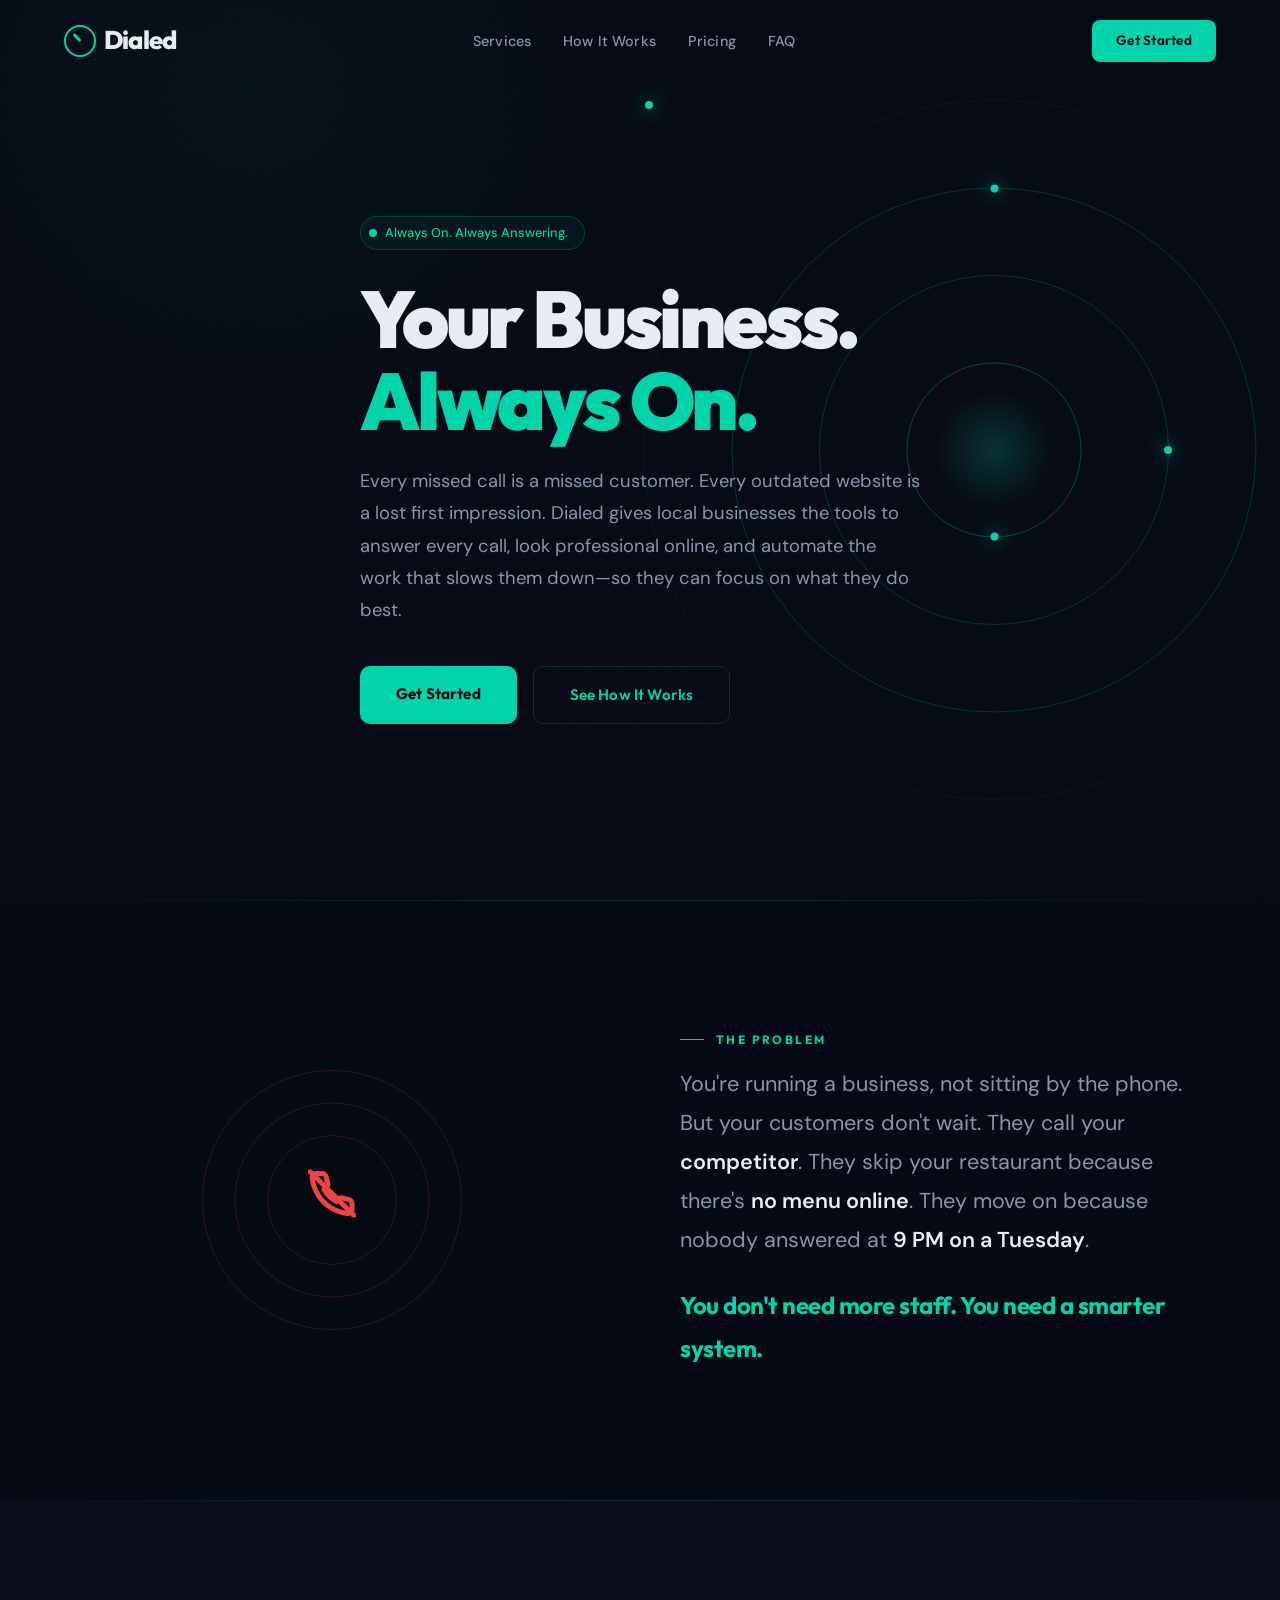
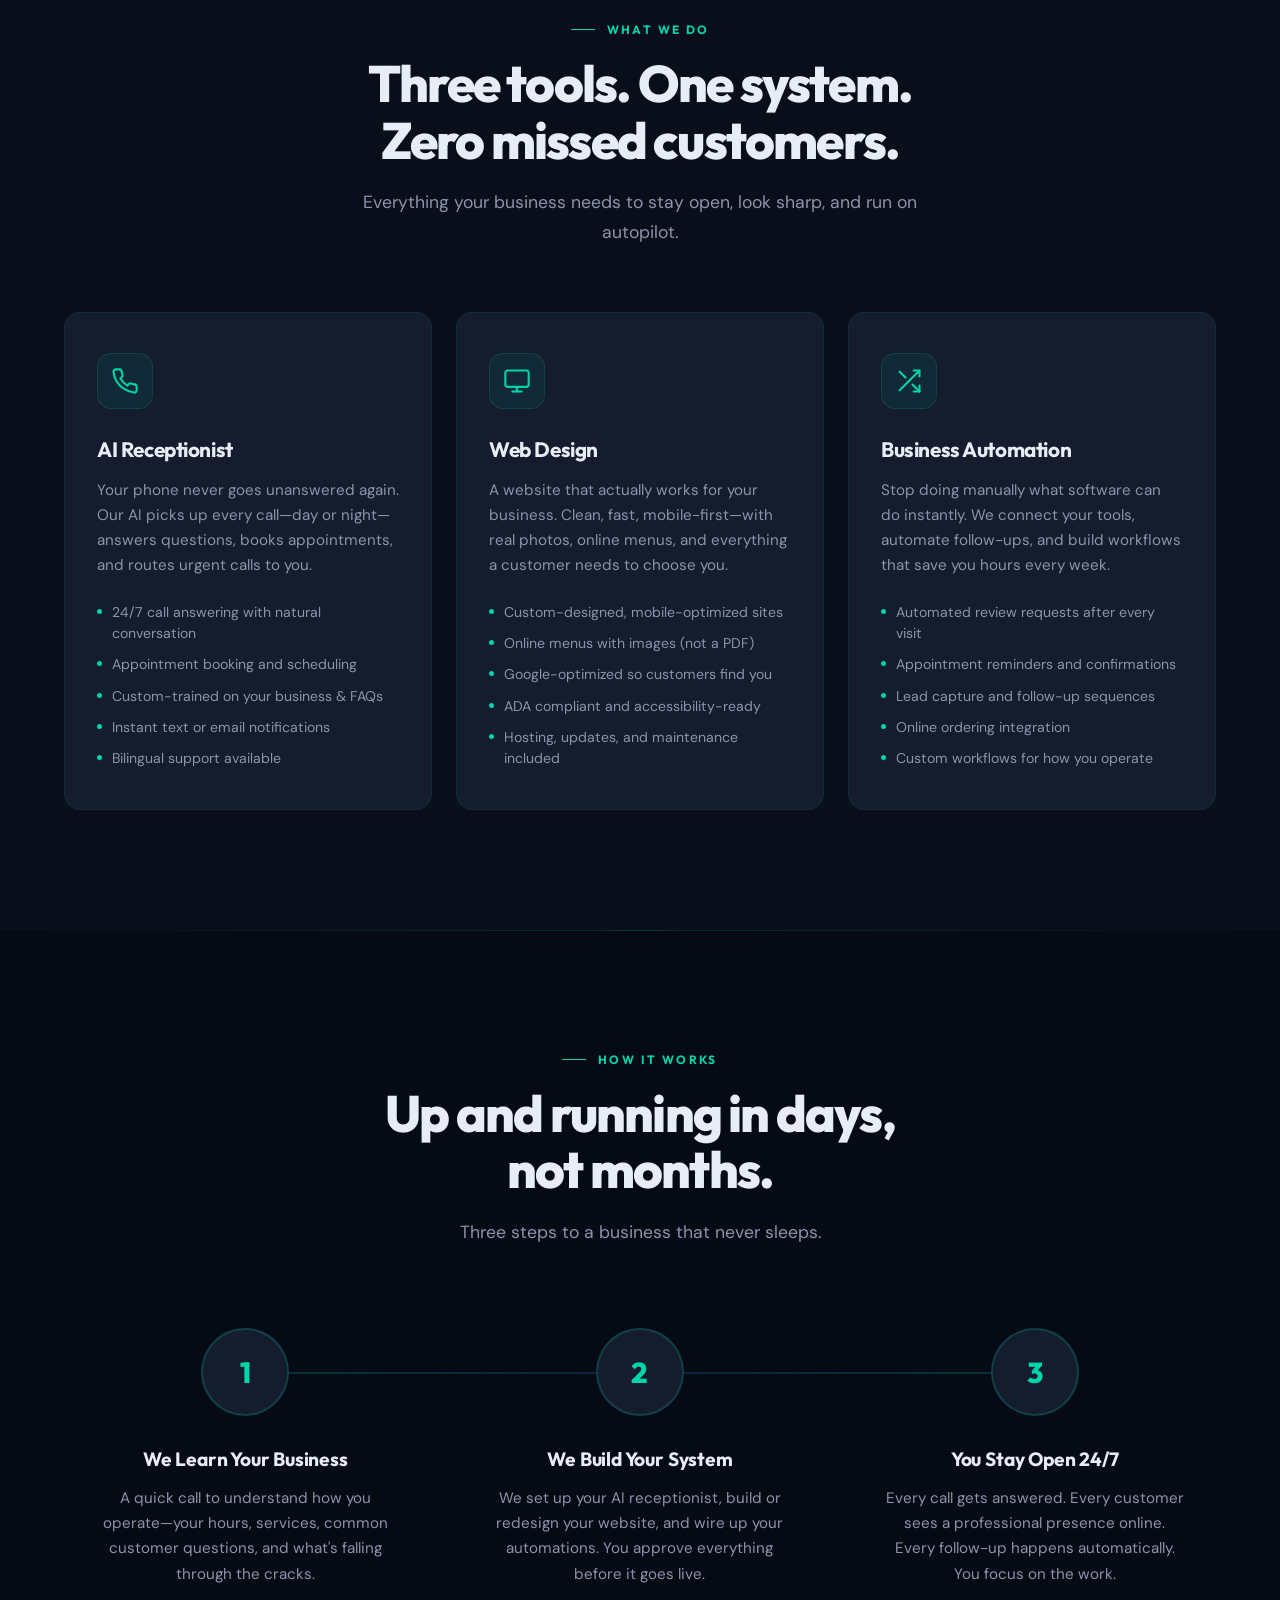
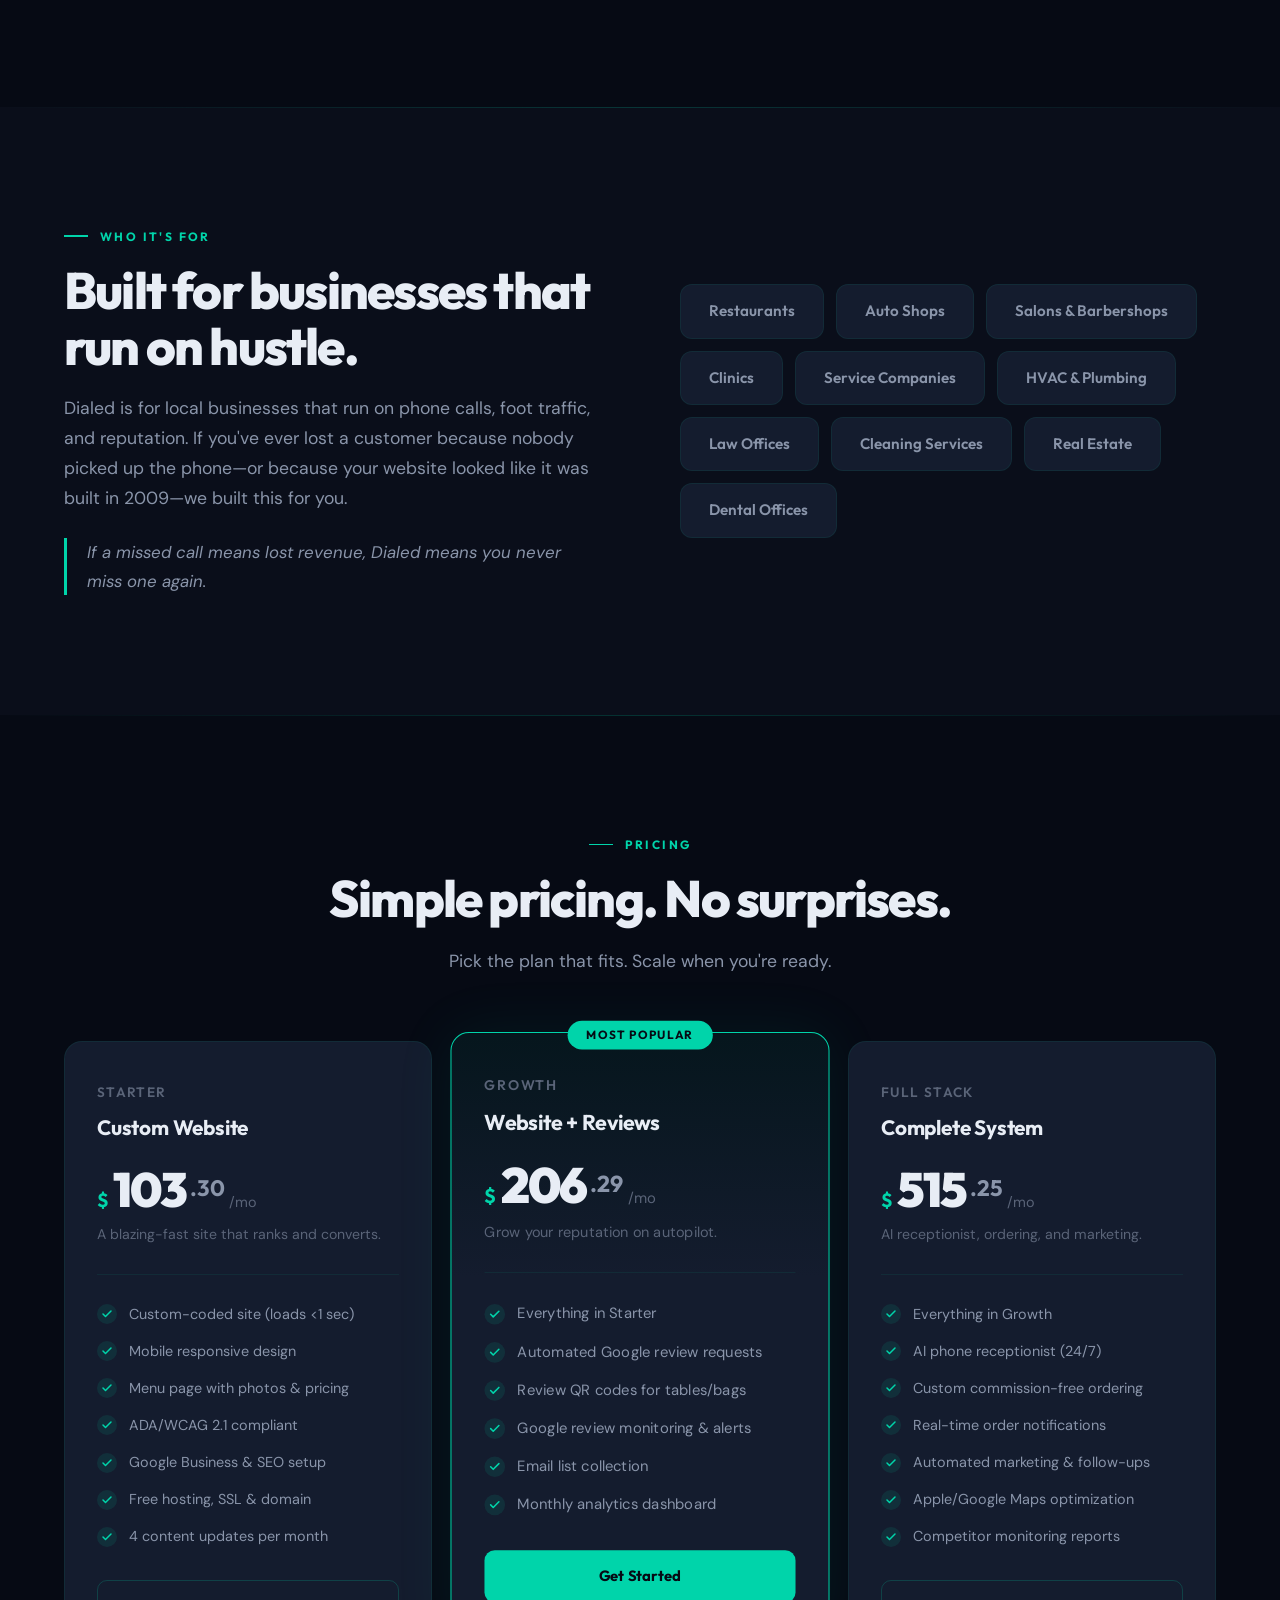
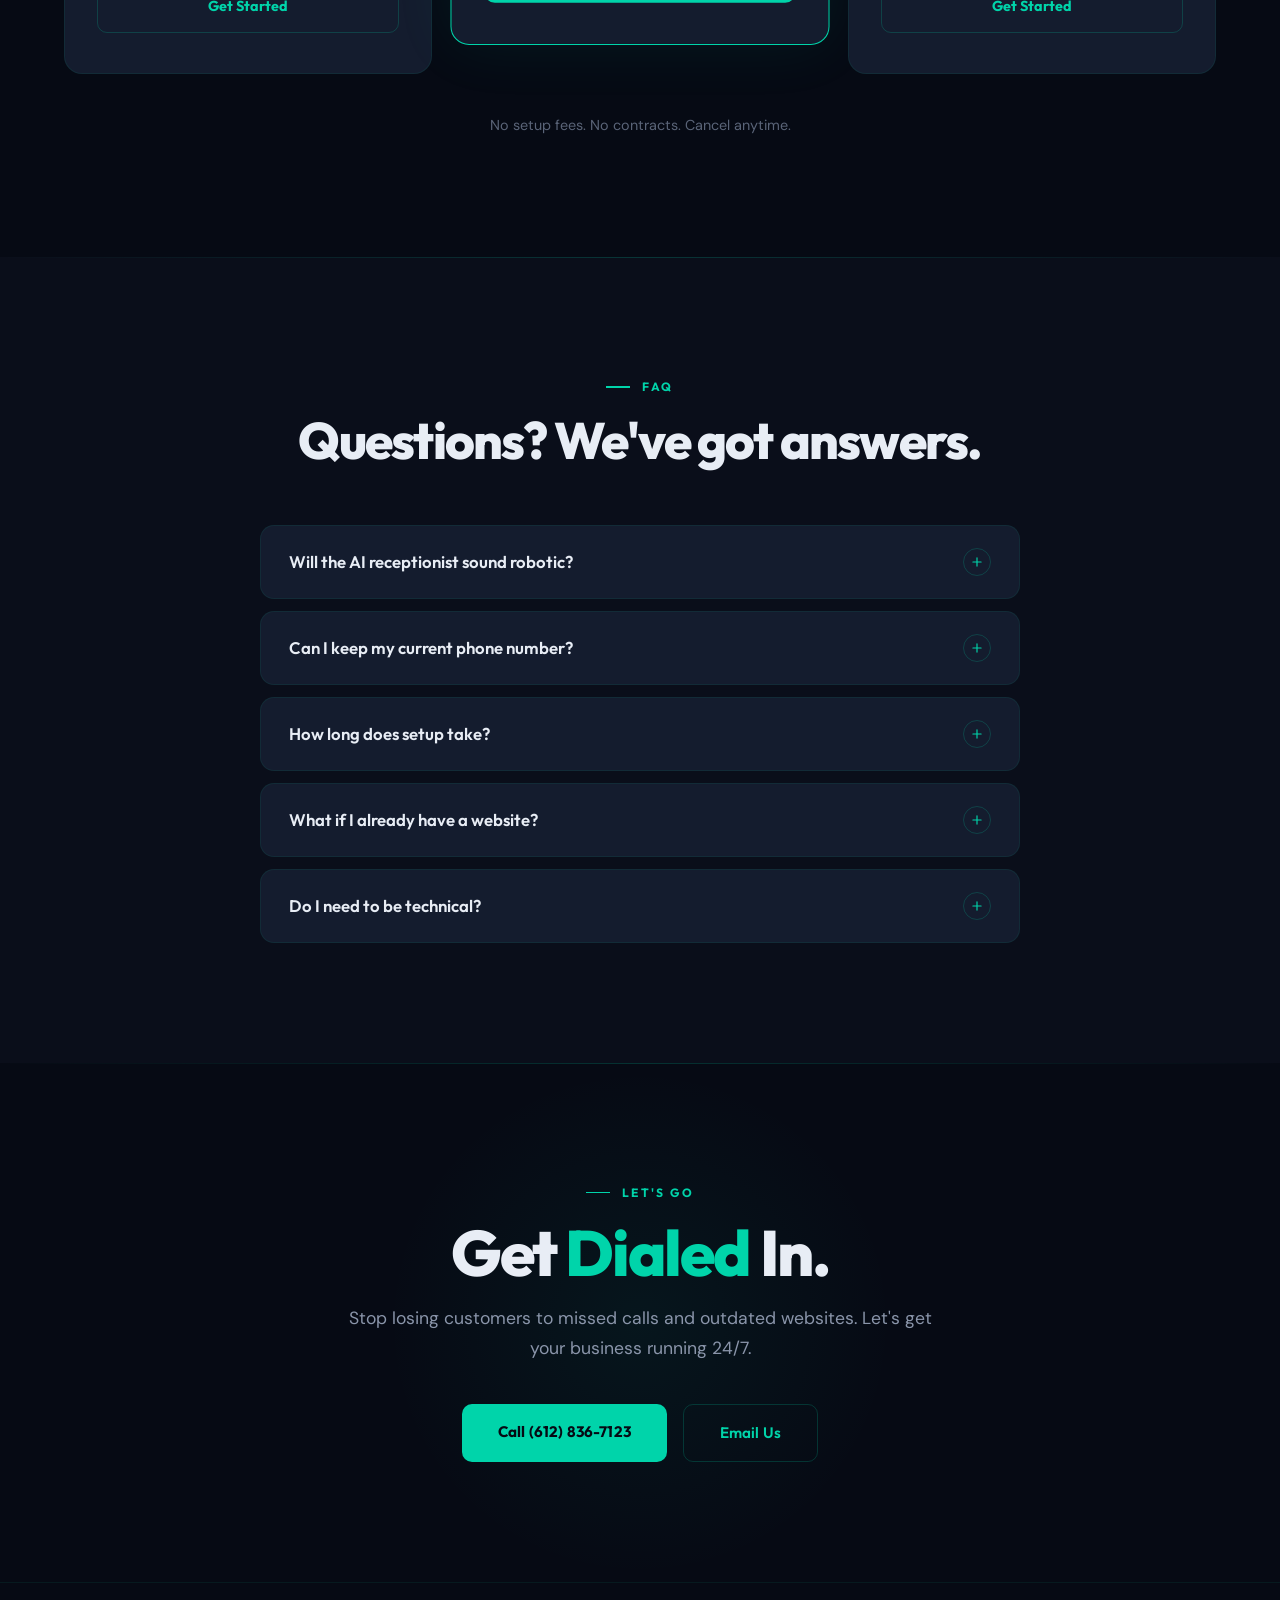
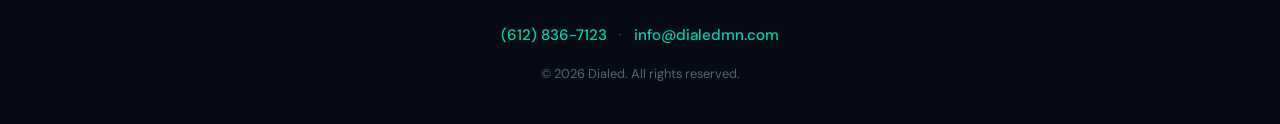
<file: index.html>
<!DOCTYPE html>
<html lang="en">
<head>
<meta charset="UTF-8">
<meta name="viewport" content="width=device-width, initial-scale=1.0">
<title>Dialed — Your Business. Always On.</title>
<meta name="description" content="Dialed gives local businesses AI receptionists, custom websites, and automation tools so they never miss a customer again.">
<link rel="preconnect" href="https://fonts.googleapis.com">
<link rel="preconnect" href="https://fonts.gstatic.com" crossorigin>
<link href="https://fonts.googleapis.com/css2?family=Outfit:wght@300;400;500;600;700;800;900&family=DM+Sans:ital,wght@0,300;0,400;0,500;0,600;0,700;1,400&display=swap" rel="stylesheet">
<link rel="stylesheet" href="styles.css">
</head>
<body>

<!-- ═══ NAVIGATION ═══ -->
<nav class="nav" id="nav">
  <div class="nav-inner">
    <a href="#" class="nav-logo">
      <span class="dial-icon"></span>
      Dialed
    </a>
    <ul class="nav-links">
      <li><a href="#services">Services</a></li>
      <li><a href="#how">How It Works</a></li>
      <li><a href="#pricing">Pricing</a></li>
      <li><a href="#faq">FAQ</a></li>
    </ul>
    <a href="#cta" class="nav-cta">Get Started</a>
    <button class="nav-hamburger" id="hamburger" aria-label="Toggle menu">
      <span></span><span></span><span></span>
    </button>
  </div>
</nav>

<!-- Mobile Nav -->
<div class="mobile-nav" id="mobileNav">
  <a href="#services" class="mobile-nav-link">Services</a>
  <a href="#how" class="mobile-nav-link">How It Works</a>
  <a href="#pricing" class="mobile-nav-link">Pricing</a>
  <a href="#faq" class="mobile-nav-link">FAQ</a>
  <a href="#cta" class="btn-primary" style="margin-top: 12px;">Get Started</a>
</div>

<!-- ═══ HERO ═══ -->
<section class="hero" id="hero">
  <div class="hero-dial" aria-hidden="true">
    <div class="ring"><div class="ring-dot"></div></div>
    <div class="ring"><div class="ring-dot"></div></div>
    <div class="ring"><div class="ring-dot"></div></div>
    <div class="ring"><div class="ring-dot"></div></div>
    <div class="center-glow"></div>
  </div>
  <div class="container">
    <div class="hero-content">
      <div class="hero-badge">
        <span class="pulse"></span>
        Always On. Always Answering.
      </div>
      <h1>
        <span class="line">Your Business.</span>
        <span class="line"><span class="accent">Always On.</span></span>
      </h1>
      <p class="hero-text">
        Every missed call is a missed customer. Every outdated website is a lost first impression. Dialed gives local businesses the tools to answer every call, look professional online, and automate the work that slows them down&mdash;so they can focus on what they do best.
      </p>
      <div class="hero-ctas">
        <a href="#cta" class="btn-primary">Get Started</a>
        <a href="#how" class="btn-secondary">See How It Works</a>
      </div>
    </div>
  </div>
</section>

<!-- ═══ THE PROBLEM ═══ -->
<section class="problem" id="problem">
  <div class="container">
    <div class="problem-inner">
      <div class="problem-visual reveal">
        <div class="missed-call-graphic">
          <div class="phone-ring"></div>
          <div class="phone-ring"></div>
          <div class="phone-ring"></div>
          <div class="center-x">
            <svg width="48" height="48" viewBox="0 0 24 24" fill="none" stroke="#ef4444" stroke-width="2.5" stroke-linecap="round">
              <path d="M22 16.92v3a2 2 0 01-2.18 2 19.79 19.79 0 01-8.63-3.07 19.5 19.5 0 01-6-6 19.79 19.79 0 01-3.07-8.67A2 2 0 014.11 2h3a2 2 0 012 1.72c.127.96.361 1.903.7 2.81a2 2 0 01-.45 2.11L8.09 9.91a16 16 0 006 6l1.27-1.27a2 2 0 012.11-.45c.907.339 1.85.573 2.81.7A2 2 0 0122 16.92z"/>
              <line x1="1" y1="1" x2="23" y2="23" stroke="#ef4444" stroke-width="2.5"/>
            </svg>
          </div>
        </div>
      </div>
      <div class="reveal reveal-delay-1">
        <span class="section-label">The Problem</span>
        <p class="problem-text">
          You're running a business, not sitting by the phone. But your customers don't wait. They call your <strong>competitor</strong>. They skip your restaurant because there's <strong>no menu online</strong>. They move on because nobody answered at <strong>9 PM on a Tuesday</strong>.
          <span class="problem-punchline">You don't need more staff. You need a smarter system.</span>
        </p>
      </div>
    </div>
  </div>
</section>

<!-- ═══ WHAT WE DO ═══ -->
<section class="services" id="services">
  <div class="container">
    <div class="services-header reveal">
      <span class="section-label" style="justify-content:center;">What We Do</span>
      <h2 class="section-title">Three tools. One system.<br>Zero missed customers.</h2>
      <p class="section-subtitle">Everything your business needs to stay open, look sharp, and run on autopilot.</p>
    </div>
    <div class="services-grid">
      <!-- AI Receptionist -->
      <div class="service-card reveal reveal-delay-1">
        <div class="service-icon">
          <svg width="28" height="28" viewBox="0 0 24 24" fill="none" stroke="var(--accent)" stroke-width="1.8" stroke-linecap="round" stroke-linejoin="round">
            <path d="M22 16.92v3a2 2 0 01-2.18 2 19.79 19.79 0 01-8.63-3.07 19.5 19.5 0 01-6-6 19.79 19.79 0 01-3.07-8.67A2 2 0 014.11 2h3a2 2 0 012 1.72c.127.96.361 1.903.7 2.81a2 2 0 01-.45 2.11L8.09 9.91a16 16 0 006 6l1.27-1.27a2 2 0 012.11-.45c.907.339 1.85.573 2.81.7A2 2 0 0122 16.92z"/>
          </svg>
        </div>
        <h3>AI Receptionist</h3>
        <p>Your phone never goes unanswered again. Our AI picks up every call&mdash;day or night&mdash;answers questions, books appointments, and routes urgent calls to you.</p>
        <ul class="service-features">
          <li>24/7 call answering with natural conversation</li>
          <li>Appointment booking and scheduling</li>
          <li>Custom-trained on your business &amp; FAQs</li>
          <li>Instant text or email notifications</li>
          <li>Bilingual support available</li>
        </ul>
      </div>
      <!-- Web Design -->
      <div class="service-card reveal reveal-delay-2">
        <div class="service-icon">
          <svg width="28" height="28" viewBox="0 0 24 24" fill="none" stroke="var(--accent)" stroke-width="1.8" stroke-linecap="round" stroke-linejoin="round">
            <rect x="2" y="3" width="20" height="14" rx="2" ry="2"/><line x1="8" y1="21" x2="16" y2="21"/><line x1="12" y1="17" x2="12" y2="21"/>
          </svg>
        </div>
        <h3>Web Design</h3>
        <p>A website that actually works for your business. Clean, fast, mobile-first&mdash;with real photos, online menus, and everything a customer needs to choose you.</p>
        <ul class="service-features">
          <li>Custom-designed, mobile-optimized sites</li>
          <li>Online menus with images (not a PDF)</li>
          <li>Google-optimized so customers find you</li>
          <li>ADA compliant and accessibility-ready</li>
          <li>Hosting, updates, and maintenance included</li>
        </ul>
      </div>
      <!-- Business Automation -->
      <div class="service-card reveal reveal-delay-3">
        <div class="service-icon">
          <svg width="28" height="28" viewBox="0 0 24 24" fill="none" stroke="var(--accent)" stroke-width="1.8" stroke-linecap="round" stroke-linejoin="round">
            <polyline points="16 3 21 3 21 8"/><line x1="4" y1="20" x2="21" y2="3"/><polyline points="21 16 21 21 16 21"/><line x1="15" y1="15" x2="21" y2="21"/><line x1="4" y1="4" x2="9" y2="9"/>
          </svg>
        </div>
        <h3>Business Automation</h3>
        <p>Stop doing manually what software can do instantly. We connect your tools, automate follow-ups, and build workflows that save you hours every week.</p>
        <ul class="service-features">
          <li>Automated review requests after every visit</li>
          <li>Appointment reminders and confirmations</li>
          <li>Lead capture and follow-up sequences</li>
          <li>Online ordering integration</li>
          <li>Custom workflows for how you operate</li>
        </ul>
      </div>
    </div>
  </div>
</section>

<!-- ═══ HOW IT WORKS ═══ -->
<section class="how-it-works" id="how">
  <div class="container">
    <div class="how-header reveal">
      <span class="section-label" style="justify-content:center;">How It Works</span>
      <h2 class="section-title">Up and running in days,<br>not months.</h2>
      <p class="section-subtitle">Three steps to a business that never sleeps.</p>
    </div>
    <div class="steps">
      <div class="step reveal reveal-delay-1">
        <div class="step-number">1</div>
        <h3>We Learn Your Business</h3>
        <p>A quick call to understand how you operate&mdash;your hours, services, common customer questions, and what's falling through the cracks.</p>
      </div>
      <div class="step reveal reveal-delay-2">
        <div class="step-number">2</div>
        <h3>We Build Your System</h3>
        <p>We set up your AI receptionist, build or redesign your website, and wire up your automations. You approve everything before it goes live.</p>
      </div>
      <div class="step reveal reveal-delay-3">
        <div class="step-number">3</div>
        <h3>You Stay Open 24/7</h3>
        <p>Every call gets answered. Every customer sees a professional presence online. Every follow-up happens automatically. You focus on the work.</p>
      </div>
    </div>
  </div>
</section>

<!-- ═══ WHO IT'S FOR ═══ -->
<section class="who" id="who">
  <div class="container">
    <div class="who-inner">
      <div class="reveal">
        <span class="section-label">Who It's For</span>
        <h2 class="section-title">Built for businesses that run on hustle.</h2>
        <p class="section-subtitle">
          Dialed is for local businesses that run on phone calls, foot traffic, and reputation. If you've ever lost a customer because nobody picked up the phone&mdash;or because your website looked like it was built in 2009&mdash;we built this for you.
        </p>
        <p class="who-closing">
          If a missed call means lost revenue, Dialed means you never miss one again.
        </p>
      </div>
      <div class="who-tags reveal reveal-delay-2">
        <span class="who-tag">Restaurants</span>
        <span class="who-tag">Auto Shops</span>
        <span class="who-tag">Salons &amp; Barbershops</span>
        <span class="who-tag">Clinics</span>
        <span class="who-tag">Service Companies</span>
        <span class="who-tag">HVAC &amp; Plumbing</span>
        <span class="who-tag">Law Offices</span>
        <span class="who-tag">Cleaning Services</span>
        <span class="who-tag">Real Estate</span>
        <span class="who-tag">Dental Offices</span>
      </div>
    </div>
  </div>
</section>

<!-- ═══ PRICING ═══ -->
<section class="pricing" id="pricing">
  <div class="container">
    <div class="pricing-header reveal">
      <span class="section-label" style="justify-content:center;">Pricing</span>
      <h2 class="section-title">Simple pricing. No surprises.</h2>
      <p class="section-subtitle">Pick the plan that fits. Scale when you're ready.</p>
    </div>
    <div class="pricing-grid">
      <!-- Starter -->
      <div class="pricing-card reveal reveal-delay-1">
        <div class="pricing-tier">Starter</div>
        <div class="pricing-name">Custom Website</div>
        <div class="pricing-price">
          <span class="dollar">$</span>
          <span class="amount">103</span><span class="cents">.30</span>
          <span class="period">/mo</span>
        </div>
        <p class="pricing-desc">A blazing-fast site that ranks and converts.</p>
        <ul class="pricing-features">
          <li><span class="check"><svg viewBox="0 0 24 24" fill="none" stroke="var(--accent)" stroke-width="3" stroke-linecap="round" stroke-linejoin="round"><polyline points="20 6 9 17 4 12"/></svg></span>Custom-coded site (loads &lt;1 sec)</li>
          <li><span class="check"><svg viewBox="0 0 24 24" fill="none" stroke="var(--accent)" stroke-width="3" stroke-linecap="round" stroke-linejoin="round"><polyline points="20 6 9 17 4 12"/></svg></span>Mobile responsive design</li>
          <li><span class="check"><svg viewBox="0 0 24 24" fill="none" stroke="var(--accent)" stroke-width="3" stroke-linecap="round" stroke-linejoin="round"><polyline points="20 6 9 17 4 12"/></svg></span>Menu page with photos &amp; pricing</li>
          <li><span class="check"><svg viewBox="0 0 24 24" fill="none" stroke="var(--accent)" stroke-width="3" stroke-linecap="round" stroke-linejoin="round"><polyline points="20 6 9 17 4 12"/></svg></span>ADA/WCAG 2.1 compliant</li>
          <li><span class="check"><svg viewBox="0 0 24 24" fill="none" stroke="var(--accent)" stroke-width="3" stroke-linecap="round" stroke-linejoin="round"><polyline points="20 6 9 17 4 12"/></svg></span>Google Business &amp; SEO setup</li>
          <li><span class="check"><svg viewBox="0 0 24 24" fill="none" stroke="var(--accent)" stroke-width="3" stroke-linecap="round" stroke-linejoin="round"><polyline points="20 6 9 17 4 12"/></svg></span>Free hosting, SSL &amp; domain</li>
          <li><span class="check"><svg viewBox="0 0 24 24" fill="none" stroke="var(--accent)" stroke-width="3" stroke-linecap="round" stroke-linejoin="round"><polyline points="20 6 9 17 4 12"/></svg></span>4 content updates per month</li>
        </ul>
        <a href="https://buy.stripe.com/fZufZhepr2Pgfm08ps8g000" class="pricing-cta" target="_blank" rel="noopener">Get Started</a>
      </div>
      <!-- Growth (Featured) -->
      <div class="pricing-card featured reveal reveal-delay-2">
        <div class="pricing-badge">Most Popular</div>
        <div class="pricing-tier">Growth</div>
        <div class="pricing-name">Website + Reviews</div>
        <div class="pricing-price">
          <span class="dollar">$</span>
          <span class="amount">206</span><span class="cents">.29</span>
          <span class="period">/mo</span>
        </div>
        <p class="pricing-desc">Grow your reputation on autopilot.</p>
        <ul class="pricing-features">
          <li><span class="check"><svg viewBox="0 0 24 24" fill="none" stroke="var(--accent)" stroke-width="3" stroke-linecap="round" stroke-linejoin="round"><polyline points="20 6 9 17 4 12"/></svg></span>Everything in Starter</li>
          <li><span class="check"><svg viewBox="0 0 24 24" fill="none" stroke="var(--accent)" stroke-width="3" stroke-linecap="round" stroke-linejoin="round"><polyline points="20 6 9 17 4 12"/></svg></span>Automated Google review requests</li>
          <li><span class="check"><svg viewBox="0 0 24 24" fill="none" stroke="var(--accent)" stroke-width="3" stroke-linecap="round" stroke-linejoin="round"><polyline points="20 6 9 17 4 12"/></svg></span>Review QR codes for tables/bags</li>
          <li><span class="check"><svg viewBox="0 0 24 24" fill="none" stroke="var(--accent)" stroke-width="3" stroke-linecap="round" stroke-linejoin="round"><polyline points="20 6 9 17 4 12"/></svg></span>Google review monitoring &amp; alerts</li>
          <li><span class="check"><svg viewBox="0 0 24 24" fill="none" stroke="var(--accent)" stroke-width="3" stroke-linecap="round" stroke-linejoin="round"><polyline points="20 6 9 17 4 12"/></svg></span>Email list collection</li>
          <li><span class="check"><svg viewBox="0 0 24 24" fill="none" stroke="var(--accent)" stroke-width="3" stroke-linecap="round" stroke-linejoin="round"><polyline points="20 6 9 17 4 12"/></svg></span>Monthly analytics dashboard</li>
        </ul>
        <a href="https://buy.stripe.com/5kQ5kDbdf4Xo8XCbBE8g001" class="pricing-cta" target="_blank" rel="noopener">Get Started</a>
      </div>
      <!-- Full Stack -->
      <div class="pricing-card reveal reveal-delay-3">
        <div class="pricing-tier">Full Stack</div>
        <div class="pricing-name">Complete System</div>
        <div class="pricing-price">
          <span class="dollar">$</span>
          <span class="amount">515</span><span class="cents">.25</span>
          <span class="period">/mo</span>
        </div>
        <p class="pricing-desc">AI receptionist, ordering, and marketing.</p>
        <ul class="pricing-features">
          <li><span class="check"><svg viewBox="0 0 24 24" fill="none" stroke="var(--accent)" stroke-width="3" stroke-linecap="round" stroke-linejoin="round"><polyline points="20 6 9 17 4 12"/></svg></span>Everything in Growth</li>
          <li><span class="check"><svg viewBox="0 0 24 24" fill="none" stroke="var(--accent)" stroke-width="3" stroke-linecap="round" stroke-linejoin="round"><polyline points="20 6 9 17 4 12"/></svg></span>AI phone receptionist (24/7)</li>
          <li><span class="check"><svg viewBox="0 0 24 24" fill="none" stroke="var(--accent)" stroke-width="3" stroke-linecap="round" stroke-linejoin="round"><polyline points="20 6 9 17 4 12"/></svg></span>Custom commission-free ordering</li>
          <li><span class="check"><svg viewBox="0 0 24 24" fill="none" stroke="var(--accent)" stroke-width="3" stroke-linecap="round" stroke-linejoin="round"><polyline points="20 6 9 17 4 12"/></svg></span>Real-time order notifications</li>
          <li><span class="check"><svg viewBox="0 0 24 24" fill="none" stroke="var(--accent)" stroke-width="3" stroke-linecap="round" stroke-linejoin="round"><polyline points="20 6 9 17 4 12"/></svg></span>Automated marketing &amp; follow-ups</li>
          <li><span class="check"><svg viewBox="0 0 24 24" fill="none" stroke="var(--accent)" stroke-width="3" stroke-linecap="round" stroke-linejoin="round"><polyline points="20 6 9 17 4 12"/></svg></span>Apple/Google Maps optimization</li>
          <li><span class="check"><svg viewBox="0 0 24 24" fill="none" stroke="var(--accent)" stroke-width="3" stroke-linecap="round" stroke-linejoin="round"><polyline points="20 6 9 17 4 12"/></svg></span>Competitor monitoring reports</li>
        </ul>
        <a href="https://buy.stripe.com/7sY6oH6WZ0H8gq4fRU8g002" class="pricing-cta" target="_blank" rel="noopener">Get Started</a>
      </div>
    </div>
    <p class="pricing-note reveal">No setup fees. No contracts. Cancel anytime.</p>
  </div>
</section>

<!-- ═══ FAQ ═══ -->
<section class="faq" id="faq">
  <div class="container">
    <div class="faq-header reveal">
      <span class="section-label" style="justify-content:center;">FAQ</span>
      <h2 class="section-title">Questions? We've got answers.</h2>
    </div>
    <div class="faq-list">
      <div class="faq-item reveal reveal-delay-1">
        <button class="faq-question">
          Will the AI receptionist sound robotic?
          <span class="faq-icon"><svg viewBox="0 0 24 24" fill="none" stroke="var(--accent)" stroke-width="2" stroke-linecap="round"><line x1="12" y1="5" x2="12" y2="19"/><line x1="5" y1="12" x2="19" y2="12"/></svg></span>
        </button>
        <div class="faq-answer"><div class="faq-answer-inner">No. It handles natural conversation, understands context, and responds like a real person. Most callers won't know the difference.</div></div>
      </div>
      <div class="faq-item reveal reveal-delay-2">
        <button class="faq-question">
          Can I keep my current phone number?
          <span class="faq-icon"><svg viewBox="0 0 24 24" fill="none" stroke="var(--accent)" stroke-width="2" stroke-linecap="round"><line x1="12" y1="5" x2="12" y2="19"/><line x1="5" y1="12" x2="19" y2="12"/></svg></span>
        </button>
        <div class="faq-answer"><div class="faq-answer-inner">Yes. We forward your existing number to the AI receptionist. No need to change anything your customers already know.</div></div>
      </div>
      <div class="faq-item reveal reveal-delay-3">
        <button class="faq-question">
          How long does setup take?
          <span class="faq-icon"><svg viewBox="0 0 24 24" fill="none" stroke="var(--accent)" stroke-width="2" stroke-linecap="round"><line x1="12" y1="5" x2="12" y2="19"/><line x1="5" y1="12" x2="19" y2="12"/></svg></span>
        </button>
        <div class="faq-answer"><div class="faq-answer-inner">Most businesses are fully live within 48 hours. Websites take 5&ndash;7 business days depending on complexity.</div></div>
      </div>
      <div class="faq-item reveal reveal-delay-4">
        <button class="faq-question">
          What if I already have a website?
          <span class="faq-icon"><svg viewBox="0 0 24 24" fill="none" stroke="var(--accent)" stroke-width="2" stroke-linecap="round"><line x1="12" y1="5" x2="12" y2="19"/><line x1="5" y1="12" x2="19" y2="12"/></svg></span>
        </button>
        <div class="faq-answer"><div class="faq-answer-inner">We can redesign it or work with what you have. If your current site is doing the job, we'll focus on the receptionist and automation instead.</div></div>
      </div>
      <div class="faq-item reveal reveal-delay-4">
        <button class="faq-question">
          Do I need to be technical?
          <span class="faq-icon"><svg viewBox="0 0 24 24" fill="none" stroke="var(--accent)" stroke-width="2" stroke-linecap="round"><line x1="12" y1="5" x2="12" y2="19"/><line x1="5" y1="12" x2="19" y2="12"/></svg></span>
        </button>
        <div class="faq-answer"><div class="faq-answer-inner">Not at all. We handle everything. You just tell us how your business runs and we build the system around it.</div></div>
      </div>
    </div>
  </div>
</section>

<!-- ═══ FINAL CTA ═══ -->
<section class="final-cta" id="cta">
  <div class="final-cta-glow" aria-hidden="true"></div>
  <div class="container" style="position:relative;z-index:2;">
    <div class="reveal">
      <span class="section-label" style="justify-content:center;">Let's Go</span>
      <h2 class="section-title">Get <span style="color:var(--accent)">Dialed</span> In.</h2>
      <p class="section-subtitle">Stop losing customers to missed calls and outdated websites. Let's get your business running 24/7.</p>
      <div class="hero-ctas" style="justify-content:center;margin-top:8px;">
        <a href="tel:+16128367123" class="btn-primary">Call (612) 836-7123</a>
        <a href="mailto:info@dialedmn.com" class="btn-secondary">Email Us</a>
      </div>
    </div>
  </div>
</section>

<!-- ═══ FOOTER ═══ -->
<footer class="footer">
  <div class="container">
    <div class="footer-inner">
      <div class="footer-contact">
        <a href="tel:+16128367123">(612) 836-7123</a>
        <span class="footer-divider">&middot;</span>
        <a href="mailto:info@dialedmn.com">info@dialedmn.com</a>
      </div>
      <p class="footer-copy">&copy; 2026 Dialed. All rights reserved.</p>
    </div>
  </div>
</footer>

<script src="script.js"></script>
</body>
</html>
</file>
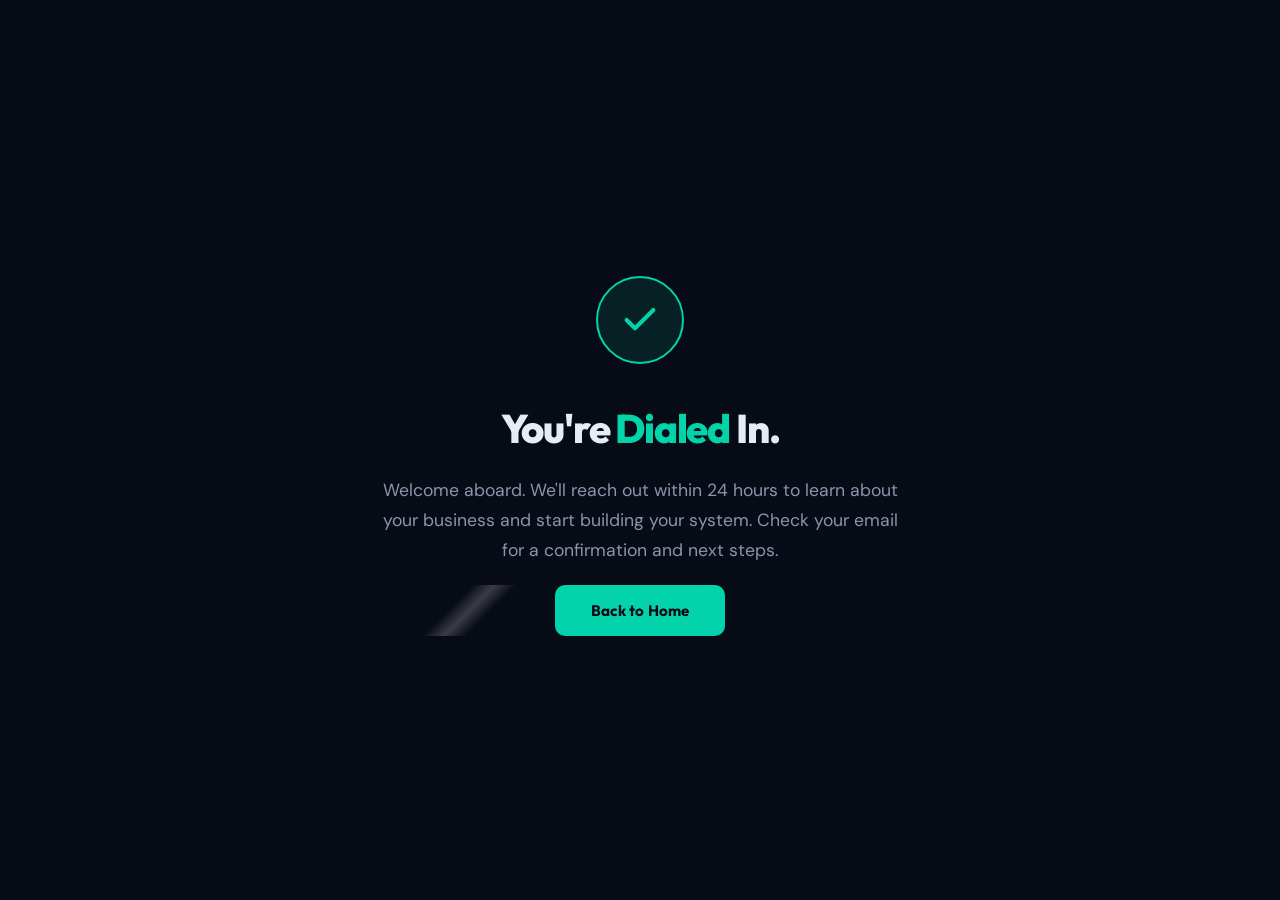
<file: success.html>
<!DOCTYPE html>
<html lang="en">
<head>
<meta charset="UTF-8">
<meta name="viewport" content="width=device-width, initial-scale=1.0">
<title>Welcome to Dialed</title>
<link rel="preconnect" href="https://fonts.googleapis.com">
<link rel="preconnect" href="https://fonts.gstatic.com" crossorigin>
<link href="https://fonts.googleapis.com/css2?family=Outfit:wght@300;400;500;600;700;800;900&family=DM+Sans:ital,wght@0,300;0,400;0,500;0,600;0,700;1,400&display=swap" rel="stylesheet">
<link rel="stylesheet" href="styles.css">
<style>
  .success-page {
    min-height: 100vh;
    display: flex;
    align-items: center;
    justify-content: center;
    text-align: center;
    padding: 40px 24px;
  }
  .success-content { max-width: 520px; }
  .success-icon {
    width: 88px;
    height: 88px;
    border-radius: 50%;
    background: rgba(0, 212, 170, 0.1);
    border: 2px solid var(--accent);
    display: flex;
    align-items: center;
    justify-content: center;
    margin: 0 auto 32px;
    animation: fadeInUp 0.6s var(--ease-out-expo) both;
  }
  .success-content h1 {
    font-family: var(--font-display);
    font-weight: 800;
    font-size: 2.5rem;
    letter-spacing: -0.03em;
    margin-bottom: 16px;
    animation: fadeInUp 0.6s 0.1s var(--ease-out-expo) both;
  }
  .success-content h1 span { color: var(--accent); }
  .success-content p {
    color: var(--text-secondary);
    font-size: 1.1rem;
    line-height: 1.7;
    margin-bottom: 32px;
    animation: fadeInUp 0.6s 0.2s var(--ease-out-expo) both;
  }
  .success-content .btn-primary {
    animation: fadeInUp 0.6s 0.3s var(--ease-out-expo) both;
  }
</style>
</head>
<body>
<div class="success-page">
  <div class="success-content">
    <div class="success-icon">
      <svg width="40" height="40" viewBox="0 0 24 24" fill="none" stroke="var(--accent)" stroke-width="2.5" stroke-linecap="round" stroke-linejoin="round">
        <polyline points="20 6 9 17 4 12"/>
      </svg>
    </div>
    <h1>You're <span>Dialed</span> In.</h1>
    <p>Welcome aboard. We'll reach out within 24 hours to learn about your business and start building your system. Check your email for a confirmation and next steps.</p>
    <a href="index.html" class="btn-primary">Back to Home</a>
  </div>
</div>
</body>
</html>
</file>
<file: styles.css>
/* ═══════════════════════════════════════════════
   CSS CUSTOM PROPERTIES
   ═══════════════════════════════════════════════ */
:root {
  --bg-deep: #060a14;
  --bg-primary: #0a0e1a;
  --bg-secondary: #111827;
  --bg-card: #141c2e;
  --bg-card-hover: #1a2540;
  --border-subtle: rgba(0, 212, 170, 0.08);
  --border-accent: rgba(0, 212, 170, 0.2);
  --accent: #00d4aa;
  --accent-bright: #00ffcc;
  --accent-dim: #009e7e;
  --accent-blue: #3b82f6;
  --accent-glow: rgba(0, 212, 170, 0.15);
  --text-primary: #e8edf5;
  --text-secondary: #8a95aa;
  --text-muted: #5a6478;
  --font-display: 'Outfit', sans-serif;
  --font-body: 'DM Sans', sans-serif;
  --ease-out-expo: cubic-bezier(0.16, 1, 0.3, 1);
  --ease-spring: cubic-bezier(0.34, 1.56, 0.64, 1);
}

/* ═══════════════════════════════════════════════
   RESET & BASE
   ═══════════════════════════════════════════════ */
*, *::before, *::after { margin: 0; padding: 0; box-sizing: border-box; }

html {
  scroll-behavior: smooth;
  font-size: 16px;
  -webkit-font-smoothing: antialiased;
  -moz-osx-font-smoothing: grayscale;
}

body {
  font-family: var(--font-body);
  background: var(--bg-deep);
  color: var(--text-primary);
  overflow-x: hidden;
  line-height: 1.6;
}

::selection {
  background: var(--accent);
  color: var(--bg-deep);
}

a { color: inherit; text-decoration: none; }
button { font-family: inherit; cursor: pointer; border: none; background: none; }
img { max-width: 100%; display: block; }

/* ═══════════════════════════════════════════════
   GLOBAL NOISE OVERLAY
   ═══════════════════════════════════════════════ */
body::before {
  content: '';
  position: fixed;
  inset: 0;
  z-index: 9999;
  pointer-events: none;
  opacity: 0.025;
  background-image: url("data:image/svg+xml,%3Csvg viewBox='0 0 256 256' xmlns='http://www.w3.org/2000/svg'%3E%3Cfilter id='noise'%3E%3CfeTurbulence type='fractalNoise' baseFrequency='0.9' numOctaves='4' stitchTiles='stitch'/%3E%3C/filter%3E%3Crect width='100%25' height='100%25' filter='url(%23noise)'/%3E%3C/svg%3E");
  background-repeat: repeat;
  background-size: 256px;
}

/* ═══════════════════════════════════════════════
   REVEAL ANIMATIONS
   ═══════════════════════════════════════════════ */
.reveal {
  opacity: 0;
  transform: translateY(40px);
  transition: opacity 0.8s var(--ease-out-expo), transform 0.8s var(--ease-out-expo);
}
.reveal.visible {
  opacity: 1;
  transform: translateY(0);
}
.reveal-delay-1 { transition-delay: 0.1s; }
.reveal-delay-2 { transition-delay: 0.2s; }
.reveal-delay-3 { transition-delay: 0.3s; }
.reveal-delay-4 { transition-delay: 0.4s; }

/* ═══════════════════════════════════════════════
   CONTAINER
   ═══════════════════════════════════════════════ */
.container {
  max-width: 1200px;
  margin: 0 auto;
  padding: 0 24px;
}

/* ═══════════════════════════════════════════════
   NAVIGATION
   ═══════════════════════════════════════════════ */
.nav {
  position: fixed;
  top: 0;
  left: 0;
  right: 0;
  z-index: 1000;
  padding: 20px 0;
  transition: all 0.4s var(--ease-out-expo);
  background: transparent;
}
.nav.scrolled {
  padding: 12px 0;
  background: rgba(6, 10, 20, 0.85);
  backdrop-filter: blur(20px) saturate(1.5);
  -webkit-backdrop-filter: blur(20px) saturate(1.5);
  border-bottom: 1px solid var(--border-subtle);
}
.nav-inner {
  max-width: 1200px;
  margin: 0 auto;
  padding: 0 24px;
  display: flex;
  align-items: center;
  justify-content: space-between;
}
.nav-logo {
  font-family: var(--font-display);
  font-weight: 800;
  font-size: 1.6rem;
  letter-spacing: -0.03em;
  color: var(--text-primary);
  display: flex;
  align-items: center;
  gap: 8px;
}
.nav-logo .dial-icon {
  width: 32px;
  height: 32px;
  border-radius: 50%;
  border: 2.5px solid var(--accent);
  position: relative;
  display: flex;
  align-items: center;
  justify-content: center;
}
.nav-logo .dial-icon::after {
  content: '';
  width: 3px;
  height: 10px;
  background: var(--accent);
  border-radius: 2px;
  transform-origin: bottom center;
  transform: rotate(-45deg);
  position: absolute;
  bottom: 50%;
}
.nav-links {
  display: flex;
  align-items: center;
  gap: 32px;
  list-style: none;
}
.nav-links a {
  font-family: var(--font-body);
  font-size: 0.9rem;
  font-weight: 500;
  color: var(--text-secondary);
  transition: color 0.3s;
  letter-spacing: 0.01em;
}
.nav-links a:hover { color: var(--accent); }
.nav-cta {
  font-family: var(--font-display);
  font-weight: 600;
  font-size: 0.85rem;
  padding: 10px 24px;
  background: var(--accent);
  color: var(--bg-deep);
  border-radius: 8px;
  letter-spacing: 0.02em;
  transition: all 0.3s var(--ease-out-expo);
}
.nav-cta:hover {
  background: var(--accent-bright);
  box-shadow: 0 0 30px rgba(0, 212, 170, 0.3);
  transform: translateY(-1px);
}

/* Hamburger */
.nav-hamburger {
  display: none;
  flex-direction: column;
  gap: 5px;
  width: 28px;
  padding: 4px 0;
  z-index: 1001;
}
.nav-hamburger span {
  display: block;
  height: 2px;
  background: var(--text-primary);
  border-radius: 2px;
  transition: all 0.3s var(--ease-out-expo);
}
.nav-hamburger.open span:nth-child(1) { transform: rotate(45deg) translate(5px, 5px); }
.nav-hamburger.open span:nth-child(2) { opacity: 0; }
.nav-hamburger.open span:nth-child(3) { transform: rotate(-45deg) translate(5px, -5px); }

/* Mobile Nav Overlay */
.mobile-nav {
  display: none;
  position: fixed;
  inset: 0;
  background: rgba(6, 10, 20, 0.97);
  backdrop-filter: blur(30px);
  z-index: 999;
  flex-direction: column;
  align-items: center;
  justify-content: center;
  gap: 28px;
  opacity: 0;
  pointer-events: none;
  transition: opacity 0.4s var(--ease-out-expo);
}
.mobile-nav.open { opacity: 1; pointer-events: all; }
.mobile-nav a {
  font-family: var(--font-display);
  font-size: 1.5rem;
  font-weight: 600;
  color: var(--text-secondary);
  transition: color 0.3s;
}
.mobile-nav a:hover { color: var(--accent); }

/* ═══════════════════════════════════════════════
   SECTION SHARED STYLES
   ═══════════════════════════════════════════════ */
section { position: relative; }
.section-label {
  font-family: var(--font-display);
  font-size: 0.75rem;
  font-weight: 700;
  text-transform: uppercase;
  letter-spacing: 0.2em;
  color: var(--accent);
  margin-bottom: 16px;
  display: flex;
  align-items: center;
  gap: 12px;
}
.section-label::before {
  content: '';
  width: 24px;
  height: 1.5px;
  background: var(--accent);
  display: block;
}
.section-title {
  font-family: var(--font-display);
  font-weight: 800;
  font-size: clamp(2rem, 5vw, 3.2rem);
  line-height: 1.1;
  letter-spacing: -0.035em;
  color: var(--text-primary);
  margin-bottom: 20px;
}
.section-subtitle {
  font-size: 1.1rem;
  color: var(--text-secondary);
  max-width: 600px;
  line-height: 1.7;
}

/* ═══════════════════════════════════════════════
   HERO
   ═══════════════════════════════════════════════ */
.hero {
  min-height: 100vh;
  display: flex;
  align-items: center;
  position: relative;
  overflow: hidden;
  padding: 120px 0 80px;
}

/* Radial dial background graphic */
.hero-dial {
  position: absolute;
  right: -5%;
  top: 50%;
  transform: translateY(-50%);
  width: 700px;
  height: 700px;
  pointer-events: none;
}
.hero-dial .ring {
  position: absolute;
  border-radius: 50%;
  border: 1px solid var(--border-accent);
  top: 50%;
  left: 50%;
  transform: translate(-50%, -50%);
  animation: dial-rotate 40s linear infinite;
}
.hero-dial .ring:nth-child(1) { width: 100%; height: 100%; animation-duration: 60s; border-color: rgba(0, 212, 170, 0.06); }
.hero-dial .ring:nth-child(2) { width: 75%; height: 75%; animation-duration: 45s; animation-direction: reverse; }
.hero-dial .ring:nth-child(3) { width: 50%; height: 50%; animation-duration: 30s; }
.hero-dial .ring:nth-child(4) { width: 25%; height: 25%; animation-duration: 20s; animation-direction: reverse; border-color: rgba(0, 212, 170, 0.3); }
.hero-dial .ring-dot {
  position: absolute;
  width: 8px;
  height: 8px;
  background: var(--accent);
  border-radius: 50%;
  box-shadow: 0 0 20px var(--accent), 0 0 60px rgba(0, 212, 170, 0.3);
}
.hero-dial .ring:nth-child(2) .ring-dot { top: 0; left: 50%; transform: translate(-50%, -50%); }
.hero-dial .ring:nth-child(3) .ring-dot { top: 50%; right: 0; transform: translate(50%, -50%); }
.hero-dial .ring:nth-child(4) .ring-dot { bottom: 0; left: 50%; transform: translate(-50%, 50%); }
.hero-dial .center-glow {
  position: absolute;
  top: 50%;
  left: 50%;
  transform: translate(-50%, -50%);
  width: 120px;
  height: 120px;
  border-radius: 50%;
  background: radial-gradient(circle, rgba(0, 212, 170, 0.2) 0%, transparent 70%);
  animation: pulse-glow 3s ease-in-out infinite;
}
@keyframes dial-rotate { to { transform: translate(-50%, -50%) rotate(360deg); } }
@keyframes pulse-glow {
  0%, 100% { opacity: 0.6; transform: translate(-50%, -50%) scale(1); }
  50% { opacity: 1; transform: translate(-50%, -50%) scale(1.3); }
}

/* Hero ambient gradient */
.hero::before {
  content: '';
  position: absolute;
  top: -30%;
  left: -10%;
  width: 60%;
  height: 80%;
  background: radial-gradient(ellipse, rgba(0, 212, 170, 0.04) 0%, transparent 70%);
  pointer-events: none;
}

.hero-content {
  position: relative;
  z-index: 2;
  max-width: 680px;
}
.hero-badge {
  display: inline-flex;
  align-items: center;
  gap: 8px;
  padding: 6px 16px 6px 8px;
  border-radius: 100px;
  border: 1px solid var(--border-accent);
  background: rgba(0, 212, 170, 0.05);
  font-family: var(--font-body);
  font-size: 0.8rem;
  font-weight: 500;
  color: var(--accent);
  margin-bottom: 28px;
  animation: fadeInDown 0.8s var(--ease-out-expo);
}
.hero-badge .pulse {
  width: 8px;
  height: 8px;
  background: var(--accent);
  border-radius: 50%;
  animation: badge-pulse 2s ease-in-out infinite;
}
@keyframes badge-pulse {
  0%, 100% { box-shadow: 0 0 0 0 rgba(0, 212, 170, 0.4); }
  50% { box-shadow: 0 0 0 6px rgba(0, 212, 170, 0); }
}
@keyframes fadeInDown {
  from { opacity: 0; transform: translateY(-20px); }
  to { opacity: 1; transform: translateY(0); }
}

.hero h1 {
  font-family: var(--font-display);
  font-weight: 900;
  font-size: clamp(3rem, 7vw, 5rem);
  line-height: 1.02;
  letter-spacing: -0.04em;
  margin-bottom: 24px;
  animation: fadeInUp 0.8s 0.1s var(--ease-out-expo) both;
}
.hero h1 .accent { color: var(--accent); }
.hero h1 .line { display: block; }

.hero-text {
  font-size: 1.15rem;
  color: var(--text-secondary);
  line-height: 1.75;
  max-width: 560px;
  margin-bottom: 40px;
  animation: fadeInUp 0.8s 0.25s var(--ease-out-expo) both;
}

.hero-ctas {
  display: flex;
  gap: 16px;
  flex-wrap: wrap;
  animation: fadeInUp 0.8s 0.4s var(--ease-out-expo) both;
}
@keyframes fadeInUp {
  from { opacity: 0; transform: translateY(30px); }
  to { opacity: 1; transform: translateY(0); }
}

.btn-primary {
  font-family: var(--font-display);
  font-weight: 700;
  font-size: 0.95rem;
  padding: 16px 36px;
  background: var(--accent);
  color: var(--bg-deep);
  border-radius: 10px;
  letter-spacing: 0.01em;
  transition: all 0.3s var(--ease-out-expo);
  position: relative;
  overflow: hidden;
}
.btn-primary::before {
  content: '';
  position: absolute;
  inset: 0;
  background: linear-gradient(135deg, transparent 40%, rgba(255,255,255,0.2) 50%, transparent 60%);
  transform: translateX(-100%);
  transition: transform 0.6s var(--ease-out-expo);
}
.btn-primary:hover::before { transform: translateX(100%); }
.btn-primary:hover {
  background: var(--accent-bright);
  box-shadow: 0 8px 40px rgba(0, 212, 170, 0.3), 0 0 80px rgba(0, 212, 170, 0.1);
  transform: translateY(-2px);
}

.btn-secondary {
  font-family: var(--font-display);
  font-weight: 600;
  font-size: 0.95rem;
  padding: 16px 36px;
  border: 1.5px solid var(--border-accent);
  color: var(--accent);
  border-radius: 10px;
  letter-spacing: 0.01em;
  transition: all 0.3s var(--ease-out-expo);
  background: transparent;
}
.btn-secondary:hover {
  background: rgba(0, 212, 170, 0.08);
  border-color: var(--accent);
  box-shadow: 0 0 30px rgba(0, 212, 170, 0.1);
}

/* ═══════════════════════════════════════════════
   PROBLEM SECTION
   ═══════════════════════════════════════════════ */
.problem {
  padding: 120px 0;
  position: relative;
}
.problem::before {
  content: '';
  position: absolute;
  top: 0;
  left: 0;
  right: 0;
  height: 1px;
  background: linear-gradient(90deg, transparent, var(--border-accent), transparent);
}
.problem-inner {
  display: grid;
  grid-template-columns: 1fr 1fr;
  gap: 80px;
  align-items: center;
}
.problem-visual {
  position: relative;
  display: flex;
  align-items: center;
  justify-content: center;
  min-height: 360px;
}
.missed-call-graphic {
  position: relative;
  width: 260px;
  height: 260px;
}
.missed-call-graphic .phone-ring {
  position: absolute;
  border-radius: 50%;
  border: 1.5px solid rgba(239, 68, 68, 0.2);
  top: 50%;
  left: 50%;
  transform: translate(-50%, -50%);
  animation: ring-expand 3s ease-out infinite;
}
.missed-call-graphic .phone-ring:nth-child(1) { width: 100%; height: 100%; animation-delay: 0s; }
.missed-call-graphic .phone-ring:nth-child(2) { width: 75%; height: 75%; animation-delay: 0.5s; }
.missed-call-graphic .phone-ring:nth-child(3) { width: 50%; height: 50%; animation-delay: 1s; }
@keyframes ring-expand {
  0% { opacity: 0.6; transform: translate(-50%, -50%) scale(0.8); }
  100% { opacity: 0; transform: translate(-50%, -50%) scale(1.3); }
}
.missed-call-graphic .center-x {
  position: absolute;
  top: 50%;
  left: 50%;
  transform: translate(-50%, -50%);
  font-family: var(--font-display);
  font-size: 3rem;
  font-weight: 800;
  color: #ef4444;
  text-shadow: 0 0 40px rgba(239, 68, 68, 0.4);
}
.problem-text {
  font-size: 1.35rem;
  line-height: 1.8;
  color: var(--text-secondary);
  font-weight: 400;
}
.problem-text strong {
  color: var(--text-primary);
  font-weight: 600;
}
.problem-punchline {
  display: block;
  margin-top: 24px;
  font-family: var(--font-display);
  font-weight: 700;
  font-size: 1.5rem;
  color: var(--accent);
  letter-spacing: -0.02em;
}

/* ═══════════════════════════════════════════════
   SERVICES / WHAT WE DO
   ═══════════════════════════════════════════════ */
.services {
  padding: 120px 0;
  background: var(--bg-primary);
  position: relative;
}
.services::before {
  content: '';
  position: absolute;
  top: 0;
  left: 0;
  right: 0;
  height: 1px;
  background: linear-gradient(90deg, transparent, var(--border-accent), transparent);
}
.services-header {
  text-align: center;
  margin-bottom: 64px;
}
.services-header .section-subtitle { margin: 0 auto; }

.services-grid {
  display: grid;
  grid-template-columns: repeat(3, 1fr);
  gap: 24px;
}
.service-card {
  background: var(--bg-card);
  border: 1px solid var(--border-subtle);
  border-radius: 16px;
  padding: 40px 32px;
  transition: all 0.4s var(--ease-out-expo);
  position: relative;
  overflow: hidden;
}
.service-card::before {
  content: '';
  position: absolute;
  top: 0;
  left: 0;
  right: 0;
  height: 3px;
  background: linear-gradient(90deg, var(--accent), var(--accent-blue));
  opacity: 0;
  transition: opacity 0.4s;
}
.service-card:hover {
  background: var(--bg-card-hover);
  border-color: var(--border-accent);
  transform: translateY(-4px);
  box-shadow: 0 20px 60px rgba(0, 0, 0, 0.3), 0 0 40px rgba(0, 212, 170, 0.05);
}
.service-card:hover::before { opacity: 1; }

.service-icon {
  width: 56px;
  height: 56px;
  border-radius: 14px;
  background: rgba(0, 212, 170, 0.08);
  border: 1px solid rgba(0, 212, 170, 0.15);
  display: flex;
  align-items: center;
  justify-content: center;
  margin-bottom: 24px;
  font-size: 1.5rem;
}
.service-card h3 {
  font-family: var(--font-display);
  font-weight: 700;
  font-size: 1.3rem;
  margin-bottom: 12px;
  letter-spacing: -0.02em;
}
.service-card > p {
  color: var(--text-secondary);
  font-size: 0.95rem;
  line-height: 1.65;
  margin-bottom: 24px;
}
.service-features {
  list-style: none;
  display: flex;
  flex-direction: column;
  gap: 10px;
}
.service-features li {
  font-size: 0.88rem;
  color: var(--text-secondary);
  display: flex;
  align-items: flex-start;
  gap: 10px;
  line-height: 1.5;
}
.service-features li::before {
  content: '';
  width: 5px;
  height: 5px;
  min-width: 5px;
  border-radius: 50%;
  background: var(--accent);
  margin-top: 7px;
}

/* ═══════════════════════════════════════════════
   HOW IT WORKS
   ═══════════════════════════════════════════════ */
.how-it-works {
  padding: 120px 0;
  position: relative;
}
.how-it-works::before {
  content: '';
  position: absolute;
  top: 0;
  left: 0;
  right: 0;
  height: 1px;
  background: linear-gradient(90deg, transparent, var(--border-accent), transparent);
}
.how-header {
  text-align: center;
  margin-bottom: 80px;
}
.how-header .section-subtitle { margin: 0 auto; }

.steps {
  display: grid;
  grid-template-columns: repeat(3, 1fr);
  gap: 32px;
  position: relative;
}
.steps::before {
  content: '';
  position: absolute;
  top: 44px;
  left: 16.66%;
  right: 16.66%;
  height: 2px;
  background: linear-gradient(90deg, var(--accent), var(--accent-blue), var(--accent));
  opacity: 0.2;
}
.step {
  text-align: center;
  position: relative;
}
.step-number {
  width: 88px;
  height: 88px;
  border-radius: 50%;
  border: 2px solid var(--border-accent);
  background: var(--bg-card);
  display: flex;
  align-items: center;
  justify-content: center;
  margin: 0 auto 28px;
  font-family: var(--font-display);
  font-weight: 800;
  font-size: 1.8rem;
  color: var(--accent);
  position: relative;
  z-index: 2;
  transition: all 0.4s var(--ease-out-expo);
}
.step:hover .step-number {
  background: rgba(0, 212, 170, 0.1);
  box-shadow: 0 0 40px rgba(0, 212, 170, 0.15);
  transform: scale(1.05);
}
.step h3 {
  font-family: var(--font-display);
  font-weight: 700;
  font-size: 1.2rem;
  margin-bottom: 12px;
  letter-spacing: -0.01em;
}
.step p {
  color: var(--text-secondary);
  font-size: 0.95rem;
  line-height: 1.65;
  max-width: 300px;
  margin: 0 auto;
}

/* ═══════════════════════════════════════════════
   WHO IT'S FOR
   ═══════════════════════════════════════════════ */
.who {
  padding: 120px 0;
  background: var(--bg-primary);
  position: relative;
}
.who::before {
  content: '';
  position: absolute;
  top: 0;
  left: 0;
  right: 0;
  height: 1px;
  background: linear-gradient(90deg, transparent, var(--border-accent), transparent);
}
.who-inner {
  display: grid;
  grid-template-columns: 1fr 1fr;
  gap: 80px;
  align-items: center;
}
.who-text .section-subtitle {
  margin-bottom: 32px;
}
.who-closing {
  font-size: 1.05rem;
  color: var(--text-secondary);
  line-height: 1.7;
  font-style: italic;
  border-left: 3px solid var(--accent);
  padding-left: 20px;
  margin-top: 24px;
}
.who-tags {
  display: flex;
  flex-wrap: wrap;
  gap: 12px;
}
.who-tag {
  padding: 14px 28px;
  border-radius: 12px;
  background: var(--bg-card);
  border: 1px solid var(--border-subtle);
  font-family: var(--font-display);
  font-weight: 600;
  font-size: 0.95rem;
  color: var(--text-secondary);
  transition: all 0.3s var(--ease-out-expo);
  cursor: default;
}
.who-tag:hover {
  border-color: var(--border-accent);
  color: var(--accent);
  background: rgba(0, 212, 170, 0.05);
  transform: translateY(-2px);
}

/* ═══════════════════════════════════════════════
   PRICING
   ═══════════════════════════════════════════════ */
.pricing {
  padding: 120px 0;
  position: relative;
}
.pricing::before {
  content: '';
  position: absolute;
  top: 0;
  left: 0;
  right: 0;
  height: 1px;
  background: linear-gradient(90deg, transparent, var(--border-accent), transparent);
}
.pricing-header {
  text-align: center;
  margin-bottom: 64px;
}
.pricing-header .section-subtitle { margin: 0 auto; }

.pricing-grid {
  display: grid;
  grid-template-columns: repeat(3, 1fr);
  gap: 24px;
  align-items: start;
}
.pricing-card {
  background: var(--bg-card);
  border: 1px solid var(--border-subtle);
  border-radius: 18px;
  padding: 40px 32px;
  transition: all 0.4s var(--ease-out-expo);
  position: relative;
}
.pricing-card:hover {
  transform: translateY(-4px);
  box-shadow: 0 20px 60px rgba(0, 0, 0, 0.3);
}
.pricing-card.featured {
  border-color: var(--accent);
  background: linear-gradient(180deg, rgba(0, 212, 170, 0.06) 0%, var(--bg-card) 40%);
  box-shadow: 0 0 60px rgba(0, 212, 170, 0.08);
  transform: scale(1.03);
}
.pricing-card.featured:hover {
  transform: scale(1.03) translateY(-4px);
  box-shadow: 0 20px 80px rgba(0, 0, 0, 0.3), 0 0 80px rgba(0, 212, 170, 0.1);
}
.pricing-badge {
  position: absolute;
  top: -12px;
  left: 50%;
  transform: translateX(-50%);
  background: var(--accent);
  color: var(--bg-deep);
  font-family: var(--font-display);
  font-weight: 700;
  font-size: 0.72rem;
  text-transform: uppercase;
  letter-spacing: 0.12em;
  padding: 5px 18px;
  border-radius: 100px;
}
.pricing-tier {
  font-family: var(--font-display);
  font-weight: 600;
  font-size: 0.85rem;
  text-transform: uppercase;
  letter-spacing: 0.1em;
  color: var(--text-muted);
  margin-bottom: 8px;
}
.pricing-name {
  font-family: var(--font-display);
  font-weight: 700;
  font-size: 1.3rem;
  margin-bottom: 20px;
  letter-spacing: -0.01em;
}
.pricing-price {
  display: flex;
  align-items: baseline;
  gap: 4px;
  margin-bottom: 8px;
}
.pricing-price .dollar {
  font-family: var(--font-display);
  font-weight: 700;
  font-size: 1.2rem;
  color: var(--accent);
}
.pricing-price .amount {
  font-family: var(--font-display);
  font-weight: 900;
  font-size: 3rem;
  letter-spacing: -0.04em;
  color: var(--text-primary);
  line-height: 1;
}
.pricing-price .cents {
  font-family: var(--font-display);
  font-weight: 700;
  font-size: 1.4rem;
  color: var(--text-secondary);
  align-self: flex-start;
  margin-top: 6px;
}
.pricing-price .period {
  font-size: 0.9rem;
  color: var(--text-muted);
  font-weight: 400;
}
.pricing-desc {
  font-size: 0.88rem;
  color: var(--text-muted);
  margin-bottom: 28px;
  padding-bottom: 28px;
  border-bottom: 1px solid var(--border-subtle);
}
.pricing-features {
  list-style: none;
  display: flex;
  flex-direction: column;
  gap: 14px;
  margin-bottom: 32px;
}
.pricing-features li {
  font-size: 0.9rem;
  color: var(--text-secondary);
  display: flex;
  align-items: center;
  gap: 12px;
}
.pricing-features li .check {
  width: 20px;
  height: 20px;
  min-width: 20px;
  border-radius: 50%;
  background: rgba(0, 212, 170, 0.1);
  display: flex;
  align-items: center;
  justify-content: center;
}
.pricing-features li .check svg {
  width: 12px;
  height: 12px;
}
.pricing-cta {
  display: block;
  text-align: center;
  font-family: var(--font-display);
  font-weight: 700;
  font-size: 0.9rem;
  padding: 14px 28px;
  border-radius: 10px;
  transition: all 0.3s var(--ease-out-expo);
  width: 100%;
}
.pricing-card:not(.featured) .pricing-cta {
  border: 1.5px solid var(--border-accent);
  color: var(--accent);
  background: transparent;
}
.pricing-card:not(.featured) .pricing-cta:hover {
  background: rgba(0, 212, 170, 0.08);
  border-color: var(--accent);
}
.pricing-card.featured .pricing-cta {
  background: var(--accent);
  color: var(--bg-deep);
}
.pricing-card.featured .pricing-cta:hover {
  background: var(--accent-bright);
  box-shadow: 0 8px 30px rgba(0, 212, 170, 0.3);
}
.pricing-note {
  text-align: center;
  margin-top: 40px;
  font-size: 0.9rem;
  color: var(--text-muted);
}

/* ═══════════════════════════════════════════════
   FAQ
   ═══════════════════════════════════════════════ */
.faq {
  padding: 120px 0;
  background: var(--bg-primary);
  position: relative;
}
.faq::before {
  content: '';
  position: absolute;
  top: 0;
  left: 0;
  right: 0;
  height: 1px;
  background: linear-gradient(90deg, transparent, var(--border-accent), transparent);
}
.faq-header {
  text-align: center;
  margin-bottom: 56px;
}
.faq-list {
  max-width: 760px;
  margin: 0 auto;
  display: flex;
  flex-direction: column;
  gap: 12px;
}
.faq-item {
  background: var(--bg-card);
  border: 1px solid var(--border-subtle);
  border-radius: 14px;
  overflow: hidden;
  transition: border-color 0.3s;
}
.faq-item.open { border-color: var(--border-accent); }
.faq-question {
  width: 100%;
  display: flex;
  align-items: center;
  justify-content: space-between;
  padding: 22px 28px;
  font-family: var(--font-display);
  font-weight: 600;
  font-size: 1.05rem;
  color: var(--text-primary);
  text-align: left;
  transition: color 0.3s;
  cursor: pointer;
  background: none;
  border: none;
}
.faq-item.open .faq-question { color: var(--accent); }
.faq-icon {
  width: 28px;
  height: 28px;
  min-width: 28px;
  border-radius: 50%;
  border: 1.5px solid var(--border-accent);
  display: flex;
  align-items: center;
  justify-content: center;
  transition: all 0.3s var(--ease-out-expo);
}
.faq-item.open .faq-icon {
  background: var(--accent);
  border-color: var(--accent);
  transform: rotate(45deg);
}
.faq-icon svg { width: 14px; height: 14px; }
.faq-item.open .faq-icon svg path { stroke: var(--bg-deep); }
.faq-answer {
  max-height: 0;
  overflow: hidden;
  transition: max-height 0.4s var(--ease-out-expo);
}
.faq-answer-inner {
  padding: 0 28px 24px;
  color: var(--text-secondary);
  font-size: 0.95rem;
  line-height: 1.7;
}

/* ═══════════════════════════════════════════════
   FINAL CTA
   ═══════════════════════════════════════════════ */
.final-cta {
  padding: 120px 0;
  text-align: center;
  position: relative;
  overflow: hidden;
}
.final-cta::before {
  content: '';
  position: absolute;
  top: 0;
  left: 0;
  right: 0;
  height: 1px;
  background: linear-gradient(90deg, transparent, var(--border-accent), transparent);
}
.final-cta-glow {
  position: absolute;
  top: 50%;
  left: 50%;
  transform: translate(-50%, -50%);
  width: 600px;
  height: 600px;
  border-radius: 50%;
  background: radial-gradient(circle, rgba(0, 212, 170, 0.06) 0%, transparent 60%);
  pointer-events: none;
}
.final-cta .section-title {
  font-size: clamp(2.5rem, 6vw, 4rem);
  margin-bottom: 16px;
}
.final-cta .section-subtitle {
  margin: 0 auto 40px;
  text-align: center;
}

/* ═══════════════════════════════════════════════
   FOOTER
   ═══════════════════════════════════════════════ */
.footer {
  padding: 40px 0;
  border-top: 1px solid var(--border-subtle);
  text-align: center;
}
.footer-inner {
  display: flex;
  flex-direction: column;
  align-items: center;
  gap: 16px;
}
.footer-contact {
  display: flex;
  align-items: center;
  gap: 12px;
  flex-wrap: wrap;
  justify-content: center;
}
.footer-contact a {
  color: var(--accent);
  font-weight: 500;
  font-size: 0.95rem;
  transition: color 0.3s;
}
.footer-contact a:hover { color: var(--accent-bright); }
.footer-divider {
  color: var(--text-muted);
  font-size: 0.8rem;
}
.footer-copy {
  font-size: 0.8rem;
  color: var(--text-muted);
}

/* ═══════════════════════════════════════════════
   RESPONSIVE
   ═══════════════════════════════════════════════ */
@media (max-width: 1024px) {
  .services-grid { grid-template-columns: 1fr; max-width: 540px; margin: 0 auto; }
  .pricing-grid { grid-template-columns: 1fr; max-width: 420px; margin: 0 auto; gap: 20px; }
  .pricing-card.featured { transform: none; }
  .pricing-card.featured:hover { transform: translateY(-4px); }
  .steps { grid-template-columns: 1fr; max-width: 400px; margin: 0 auto; gap: 48px; }
  .steps::before { display: none; }
  .problem-inner { grid-template-columns: 1fr; gap: 48px; }
  .problem-visual { order: -1; min-height: 240px; }
  .who-inner { grid-template-columns: 1fr; gap: 48px; }
}

@media (max-width: 768px) {
  .nav-links { display: none; }
  .nav-hamburger { display: flex; }
  .mobile-nav { display: flex; }
  .hero { padding: 100px 0 60px; }
  .hero-dial { width: 400px; height: 400px; right: -20%; top: 20%; }
  .hero h1 { font-size: clamp(2.4rem, 10vw, 3.5rem); }
  .hero-text { font-size: 1rem; }
  .hero-ctas { flex-direction: column; }
  .hero-ctas a, .hero-ctas button { width: 100%; text-align: center; }
  section { padding: 80px 0 !important; }
  .problem-text { font-size: 1.1rem; }
  .problem-punchline { font-size: 1.25rem; }
  .services-header, .how-header, .pricing-header, .faq-header { margin-bottom: 48px; }
}

@media (max-width: 480px) {
  .container { padding: 0 16px; }
  .service-card { padding: 28px 24px; }
  .pricing-card { padding: 32px 24px; }
  .faq-question { padding: 18px 20px; font-size: 0.95rem; }
  .faq-answer-inner { padding: 0 20px 20px; }
}
</file>
